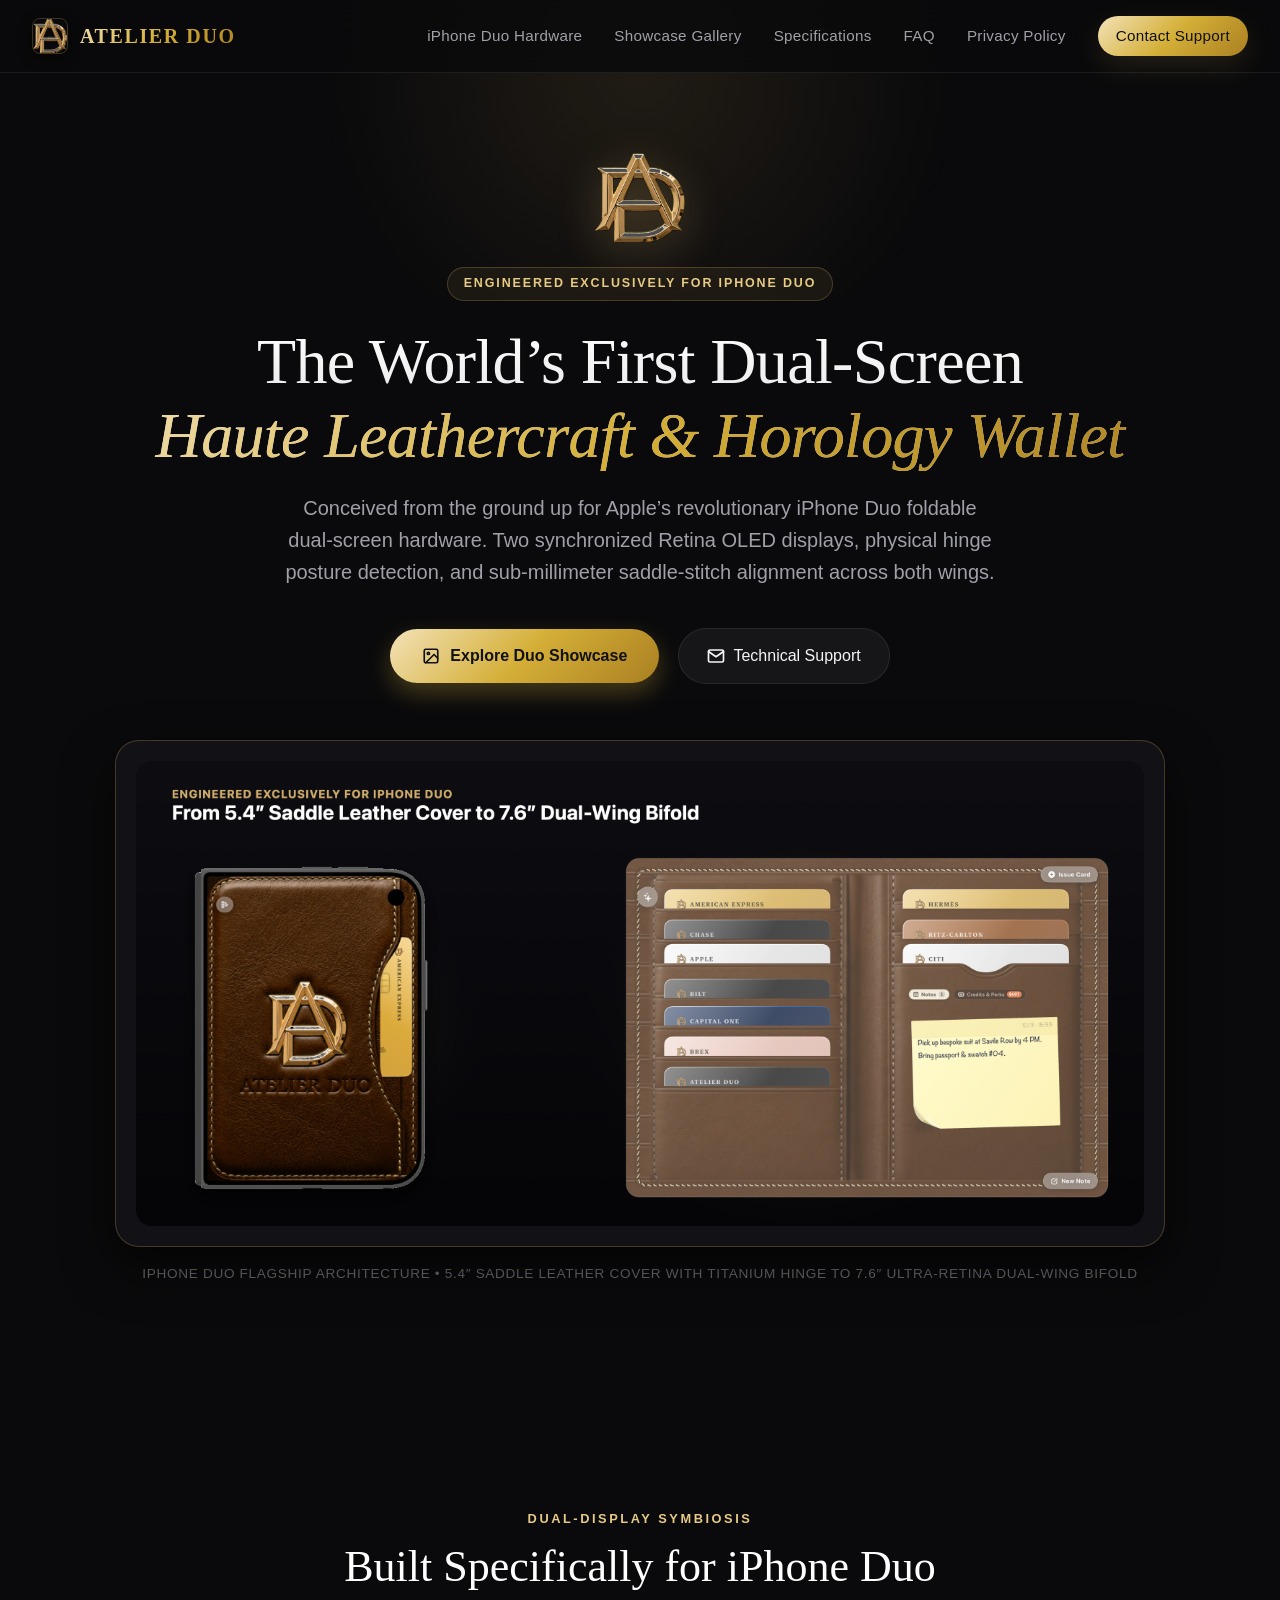
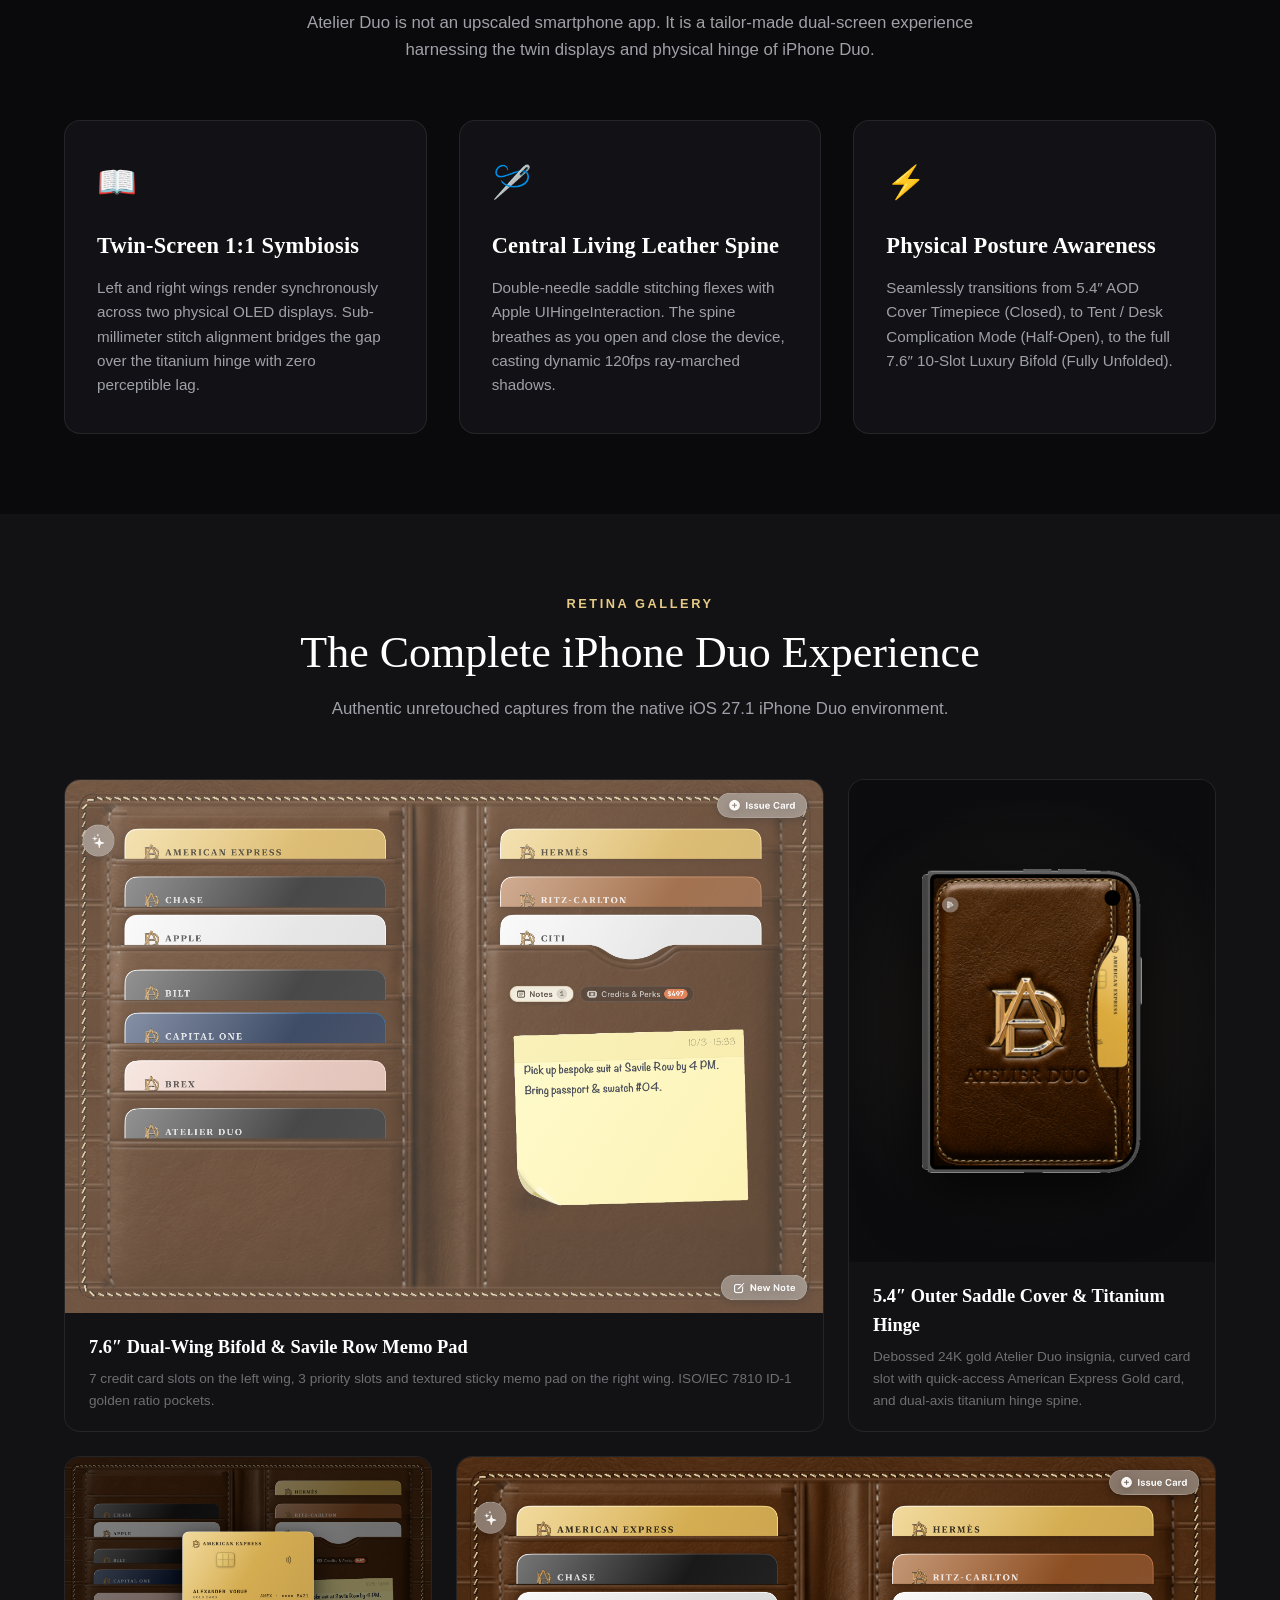
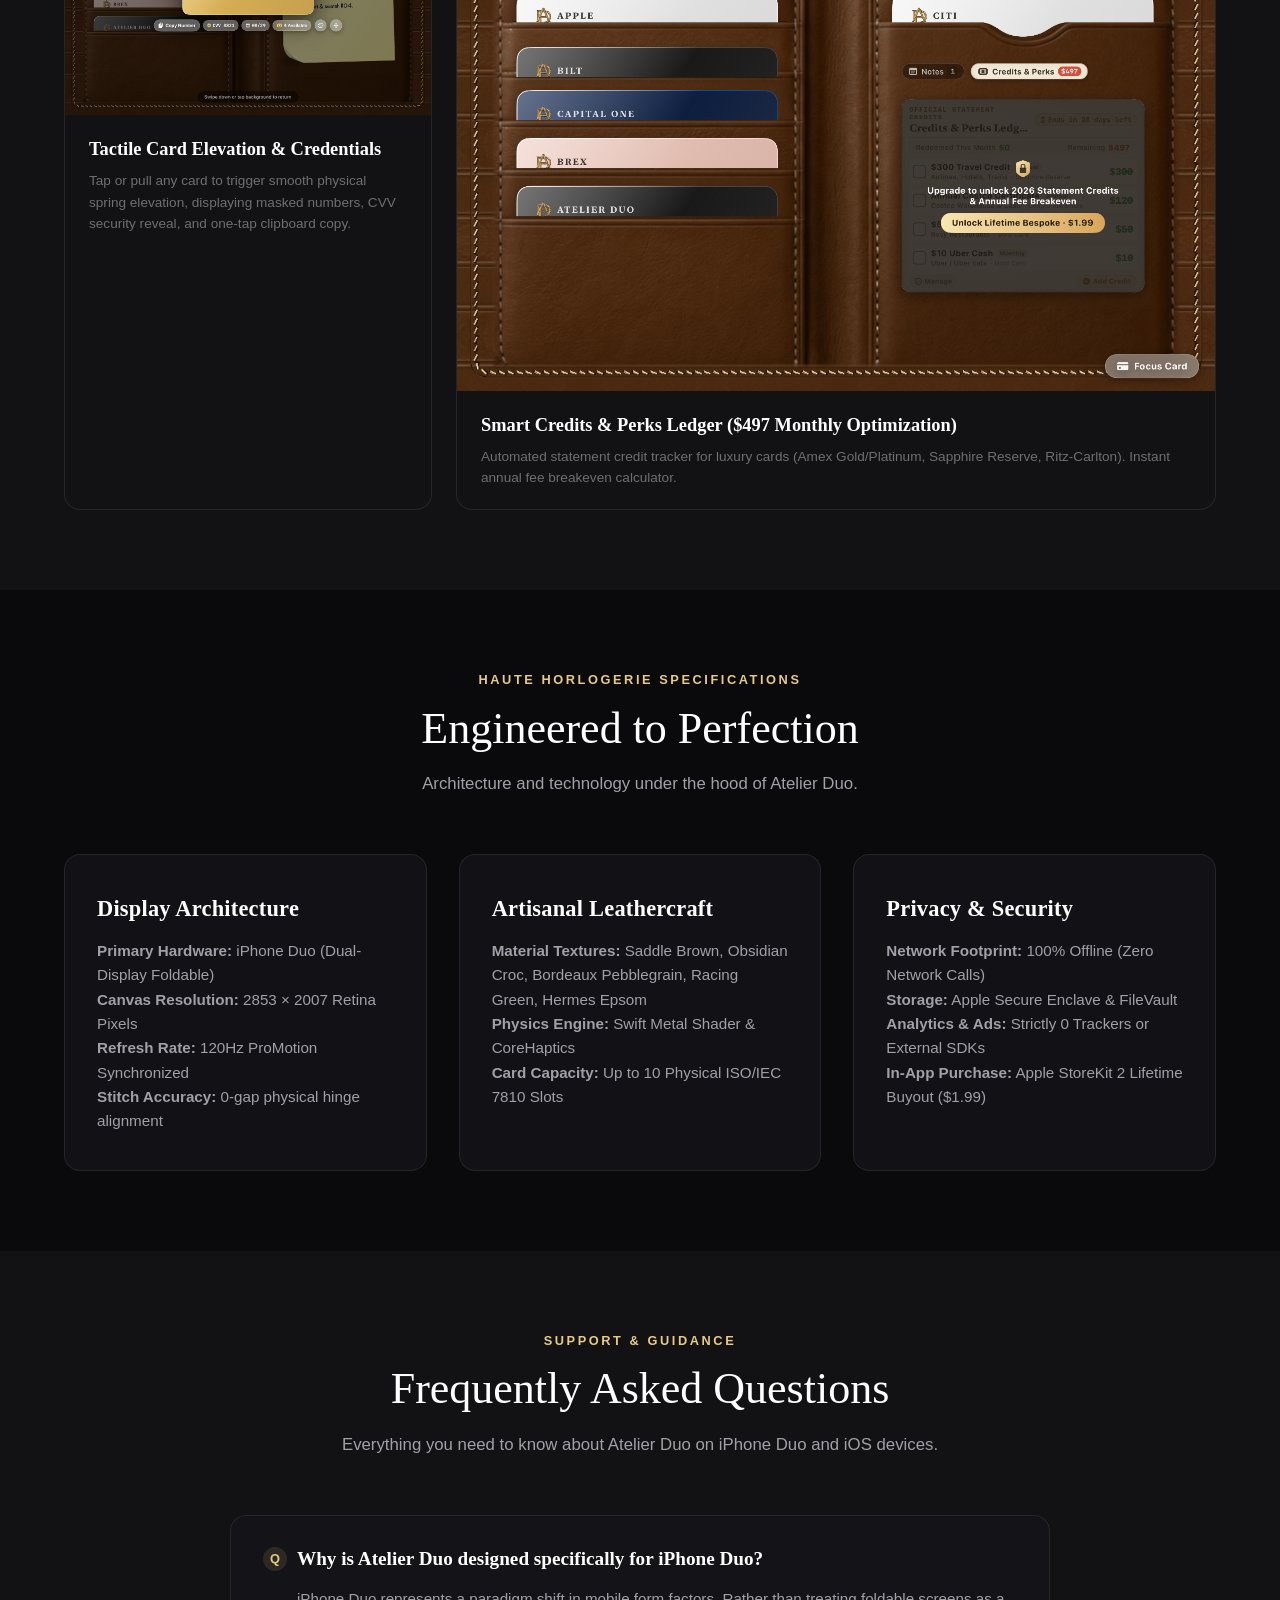
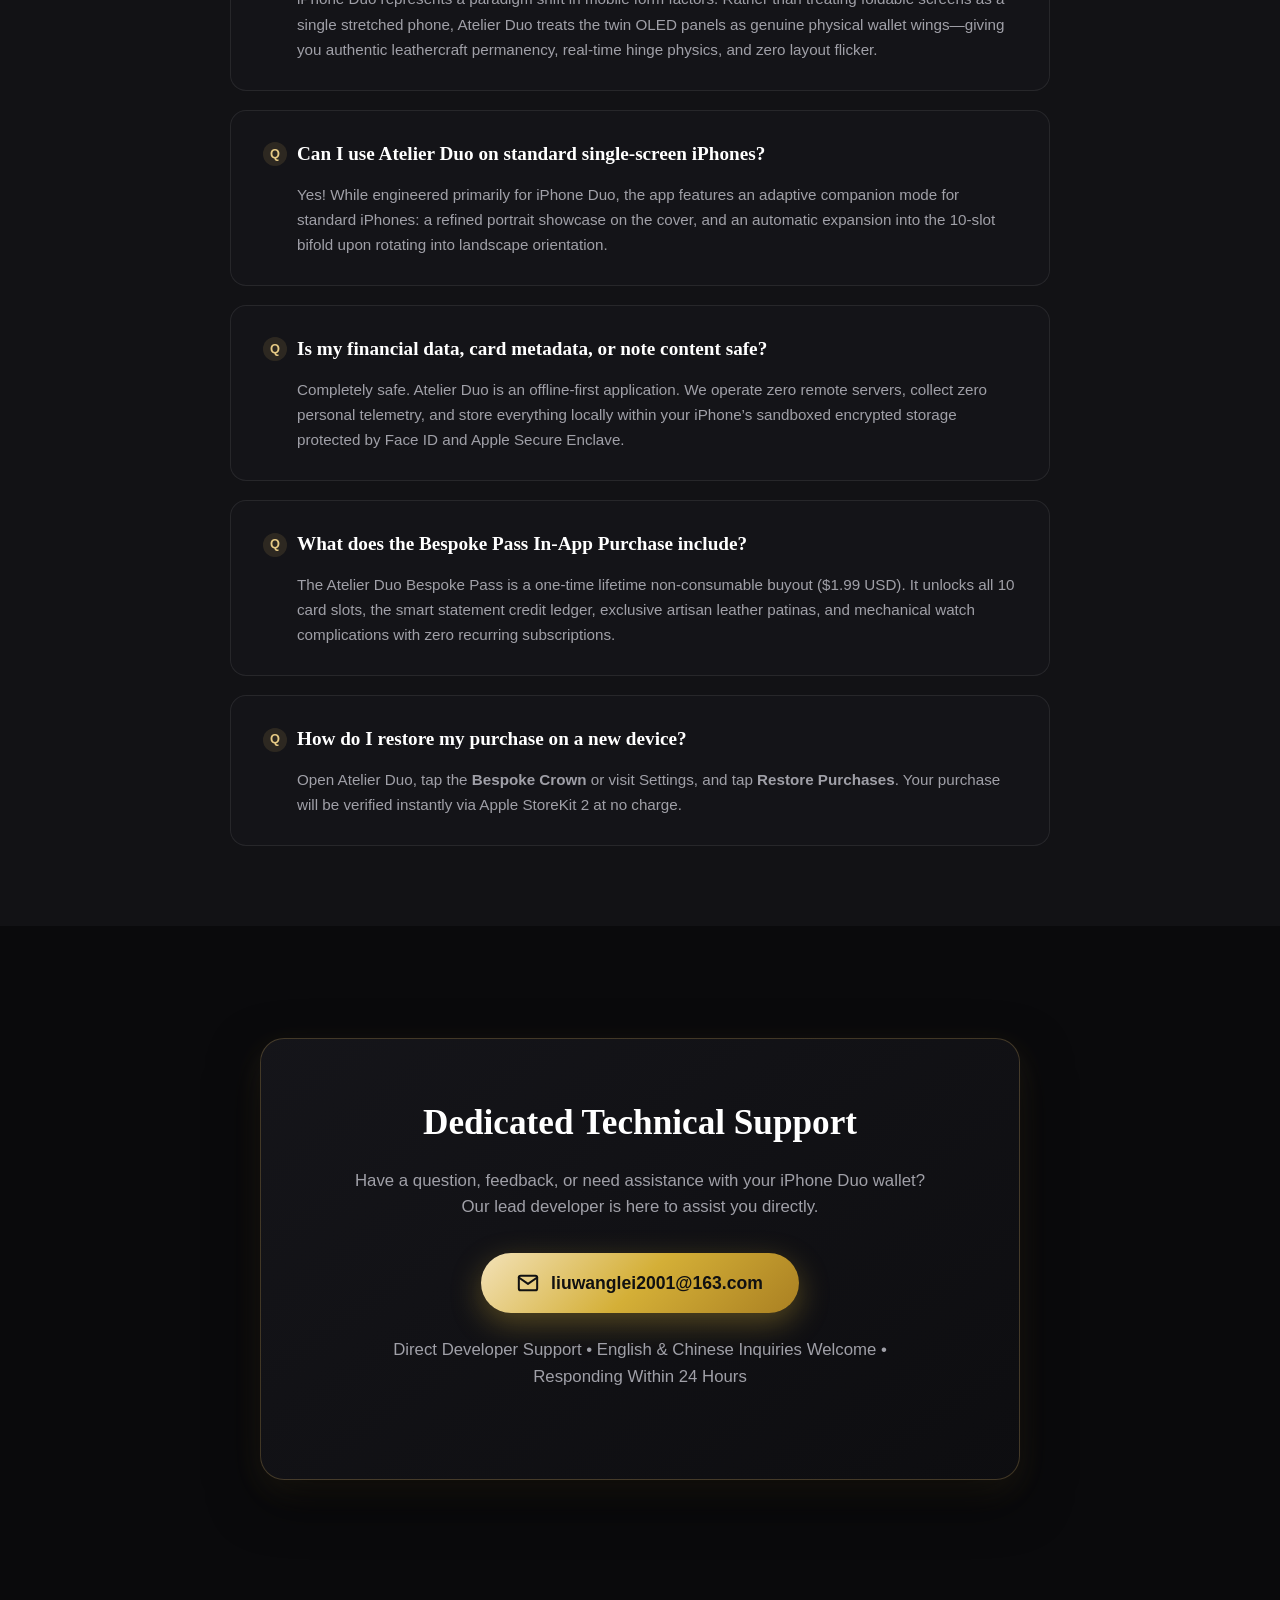
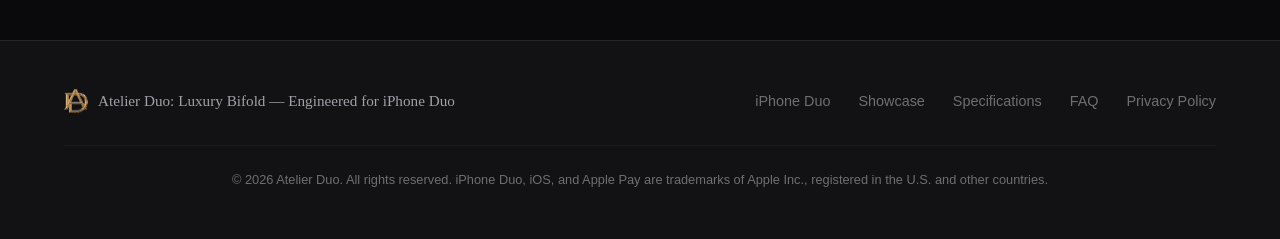
<file: index.html>
<!doctype html>
<html lang="en">
<head>
  <meta charset="utf-8">
  <meta name="viewport" content="width=device-width, initial-scale=1.0">
  <title>Atelier Duo: Luxury Bifold — Engineered for iPhone Duo</title>
  <meta name="description" content="Official showcase and technical support for Atelier Duo: Luxury Bifold. The world's first dual-screen haute horlogerie and digital leathercraft wallet, engineered ground-up for iPhone Duo.">
  <meta property="og:title" content="Atelier Duo: Luxury Bifold — iPhone Duo Flagship">
  <meta property="og:description" content="The world's first dual-screen digital leather wallet with 0-gap physical hinge alignment, engineered exclusively for iPhone Duo.">
  <meta property="og:type" content="website">
  <meta property="og:image" content="./assets/duo_unfolded_overview.png">
  <link rel="icon" type="image/png" href="./assets/atelier_duo_emblem_gold.png">
  <link rel="stylesheet" href="./styles.css">
</head>
<body>

  <!-- Top Navigation -->
  <header class="topbar">
    <a class="brand" href="./index.html" aria-label="Atelier Duo Home">
      <img src="./assets/atelier_duo_emblem_gold.png" alt="Atelier Duo Crest" class="brand-icon">
      <span class="brand-name">Atelier Duo</span>
    </a>
    <nav class="nav">
      <a href="#hardware">iPhone Duo Hardware</a>
      <a href="#gallery">Showcase Gallery</a>
      <a href="#specs">Specifications</a>
      <a href="#faq">FAQ</a>
      <a href="./privacy.html">Privacy Policy</a>
      <a href="#support" class="nav-cta">Contact Support</a>
    </nav>
  </header>

  <main>
    <!-- Hero Section: iPhone Duo Flagship -->
    <section class="hero">
      <div class="container">
        <img src="./assets/atelier_duo_emblem_gold.png" alt="Atelier Duo Crest" class="hero-crest">
        <div class="badge-tag">Engineered Exclusively for iPhone Duo</div>
        <h1>
          The World’s First Dual-Screen
          <span class="gold">Haute Leathercraft & Horology Wallet</span>
        </h1>
        <p class="hero-lead">
          Conceived from the ground up for Apple’s revolutionary iPhone Duo foldable dual-screen hardware. Two synchronized Retina OLED displays, physical hinge posture detection, and sub-millimeter saddle-stitch alignment across both wings.
        </p>
        <div class="hero-actions">
          <a href="#gallery" class="btn-primary">
            <svg width="18" height="18" viewBox="0 0 24 24" fill="none" stroke="currentColor" stroke-width="2.2" stroke-linecap="round" stroke-linejoin="round"><rect x="3" y="3" width="18" height="18" rx="2" ry="2"></rect><circle cx="8.5" cy="8.5" r="1.5"></circle><polyline points="21 15 16 10 5 21"></polyline></svg>
            Explore Duo Showcase
          </a>
          <a href="#support" class="btn-secondary">
            <svg width="18" height="18" viewBox="0 0 24 24" fill="none" stroke="currentColor" stroke-width="2.2" stroke-linecap="round" stroke-linejoin="round"><path d="M4 4h16c1.1 0 2 .9 2 2v12c0 1.1-.9 2-2 2H4c-1.1 0-2-.9-2-2V6c0-1.1.9-2 2-2z"></path><polyline points="22,6 12,13 2,6"></polyline></svg>
            Technical Support
          </a>
        </div>

        <!-- Master Hero Showcase Frame: Flagship Duo Transformation -->
        <div class="showcase-visual">
          <div class="showcase-frame">
            <img src="./assets/duo_flagship_transformation.png" alt="Atelier Duo Flagship: From 5.4 Inch Cover to 7.6 Inch Dual-Wing Bifold on iPhone Duo">
          </div>
          <p class="showcase-caption">
            iPhone Duo Flagship Architecture • 5.4″ Saddle Leather Cover with Titanium Hinge to 7.6″ Ultra-Retina Dual-Wing Bifold
          </p>
        </div>
      </div>
    </section>

    <!-- iPhone Duo Hardware Innovation -->
    <section id="hardware" class="section">
      <div class="container">
        <div class="section-header">
          <p class="section-eyebrow">Dual-Display Symbiosis</p>
          <h2 class="section-title">Built Specifically for iPhone Duo</h2>
          <p class="section-desc">Atelier Duo is not an upscaled smartphone app. It is a tailor-made dual-screen experience harnessing the twin displays and physical hinge of iPhone Duo.</p>
        </div>

        <div class="grid-3">
          <div class="card">
            <div class="card-icon">📖</div>
            <h3>Twin-Screen 1:1 Symbiosis</h3>
            <p>Left and right wings render synchronously across two physical OLED displays. Sub-millimeter stitch alignment bridges the gap over the titanium hinge with zero perceptible lag.</p>
          </div>

          <div class="card">
            <div class="card-icon">🪡</div>
            <h3>Central Living Leather Spine</h3>
            <p>Double-needle saddle stitching flexes with Apple UIHingeInteraction. The spine breathes as you open and close the device, casting dynamic 120fps ray-marched shadows.</p>
          </div>

          <div class="card">
            <div class="card-icon">⚡</div>
            <h3>Physical Posture Awareness</h3>
            <p>Seamlessly transitions from 5.4″ AOD Cover Timepiece (Closed), to Tent / Desk Complication Mode (Half-Open), to the full 7.6″ 10-Slot Luxury Bifold (Fully Unfolded).</p>
          </div>
        </div>
      </div>
    </section>

    <!-- Visual Showcase Gallery: Real iPhone Duo Captures -->
    <section id="gallery" class="section" style="background: var(--bg-secondary);">
      <div class="container">
        <div class="section-header">
          <p class="section-eyebrow">Retina Gallery</p>
          <h2 class="section-title">The Complete iPhone Duo Experience</h2>
          <p class="section-desc">Authentic unretouched captures from the native iOS 27.1 iPhone Duo environment.</p>
        </div>

        <div class="gallery-grid">
          <!-- Item 1: Full Unfolded Bifold -->
          <div class="gallery-item" style="grid-column: span 2;">
            <img src="./assets/duo_unfolded_overview.png" alt="10-Slot Dual-Wing Bifold & Memo Pad">
            <div class="gallery-item-info">
              <h4 class="gallery-item-title">7.6″ Dual-Wing Bifold & Savile Row Memo Pad</h4>
              <p class="gallery-item-desc">7 credit card slots on the left wing, 3 priority slots and textured sticky memo pad on the right wing. ISO/IEC 7810 ID-1 golden ratio pockets.</p>
            </div>
          </div>

          <!-- Item 2: Folded Outer Cover -->
          <div class="gallery-item cover-device-card">
            <div class="cover-img-wrapper">
              <img src="./assets/duo_folded_cover.png" alt="iPhone Duo 5.4 Inch Folded Device with Titanium Hinge">
            </div>
            <div class="gallery-item-info">
              <h4 class="gallery-item-title">5.4″ Outer Saddle Cover & Titanium Hinge</h4>
              <p class="gallery-item-desc">Debossed 24K gold Atelier Duo insignia, curved card slot with quick-access American Express Gold card, and dual-axis titanium hinge spine.</p>
            </div>
          </div>

          <!-- Item 3: Card Inspection Elevation -->
          <div class="gallery-item">
            <img src="./assets/duo_unfolded_card_pull.png" alt="Haptic Card Pull & Elevation on iPhone Duo">
            <div class="gallery-item-info">
              <h4 class="gallery-item-title">Tactile Card Elevation & Credentials</h4>
              <p class="gallery-item-desc">Tap or pull any card to trigger smooth physical spring elevation, displaying masked numbers, CVV security reveal, and one-tap clipboard copy.</p>
            </div>
          </div>

          <!-- Item 4: Perks & Statement Credit Ledger -->
          <div class="gallery-item" style="grid-column: span 2;">
            <img src="./assets/duo_unfolded_perks.png" alt="Credits & Perks Ledger on iPhone Duo Right Wing">
            <div class="gallery-item-info">
              <h4 class="gallery-item-title">Smart Credits & Perks Ledger ($497 Monthly Optimization)</h4>
              <p class="gallery-item-desc">Automated statement credit tracker for luxury cards (Amex Gold/Platinum, Sapphire Reserve, Ritz-Carlton). Instant annual fee breakeven calculator.</p>
            </div>
          </div>
        </div>
      </div>
    </section>

    <!-- Hardware & Software Specifications -->
    <section id="specs" class="section">
      <div class="container">
        <div class="section-header">
          <p class="section-eyebrow">Haute Horlogerie Specifications</p>
          <h2 class="section-title">Engineered to Perfection</h2>
          <p class="section-desc">Architecture and technology under the hood of Atelier Duo.</p>
        </div>

        <div class="grid-3">
          <div class="card">
            <h3>Display Architecture</h3>
            <p><strong>Primary Hardware:</strong> iPhone Duo (Dual-Display Foldable)<br>
            <strong>Canvas Resolution:</strong> 2853 × 2007 Retina Pixels<br>
            <strong>Refresh Rate:</strong> 120Hz ProMotion Synchronized<br>
            <strong>Stitch Accuracy:</strong> 0-gap physical hinge alignment</p>
          </div>

          <div class="card">
            <h3>Artisanal Leathercraft</h3>
            <p><strong>Material Textures:</strong> Saddle Brown, Obsidian Croc, Bordeaux Pebblegrain, Racing Green, Hermes Epsom<br>
            <strong>Physics Engine:</strong> Swift Metal Shader & CoreHaptics<br>
            <strong>Card Capacity:</strong> Up to 10 Physical ISO/IEC 7810 Slots</p>
          </div>

          <div class="card">
            <h3>Privacy & Security</h3>
            <p><strong>Network Footprint:</strong> 100% Offline (Zero Network Calls)<br>
            <strong>Storage:</strong> Apple Secure Enclave & FileVault<br>
            <strong>Analytics & Ads:</strong> Strictly 0 Trackers or External SDKs<br>
            <strong>In-App Purchase:</strong> Apple StoreKit 2 Lifetime Buyout ($1.99)</p>
          </div>
        </div>
      </div>
    </section>

    <!-- Frequently Asked Questions -->
    <section id="faq" class="section" style="background: var(--bg-secondary);">
      <div class="container">
        <div class="section-header">
          <p class="section-eyebrow">Support & Guidance</p>
          <h2 class="section-title">Frequently Asked Questions</h2>
          <p class="section-desc">Everything you need to know about Atelier Duo on iPhone Duo and iOS devices.</p>
        </div>

        <div class="faq-list">
          <div class="faq-item">
            <h3 class="faq-question">Why is Atelier Duo designed specifically for iPhone Duo?</h3>
            <p class="faq-answer">iPhone Duo represents a paradigm shift in mobile form factors. Rather than treating foldable screens as a single stretched phone, Atelier Duo treats the twin OLED panels as genuine physical wallet wings—giving you authentic leathercraft permanency, real-time hinge physics, and zero layout flicker.</p>
          </div>

          <div class="faq-item">
            <h3 class="faq-question">Can I use Atelier Duo on standard single-screen iPhones?</h3>
            <p class="faq-answer">Yes! While engineered primarily for iPhone Duo, the app features an adaptive companion mode for standard iPhones: a refined portrait showcase on the cover, and an automatic expansion into the 10-slot bifold upon rotating into landscape orientation.</p>
          </div>

          <div class="faq-item">
            <h3 class="faq-question">Is my financial data, card metadata, or note content safe?</h3>
            <p class="faq-answer">Completely safe. Atelier Duo is an offline-first application. We operate zero remote servers, collect zero personal telemetry, and store everything locally within your iPhone’s sandboxed encrypted storage protected by Face ID and Apple Secure Enclave.</p>
          </div>

          <div class="faq-item">
            <h3 class="faq-question">What does the Bespoke Pass In-App Purchase include?</h3>
            <p class="faq-answer">The Atelier Duo Bespoke Pass is a one-time lifetime non-consumable buyout ($1.99 USD). It unlocks all 10 card slots, the smart statement credit ledger, exclusive artisan leather patinas, and mechanical watch complications with zero recurring subscriptions.</p>
          </div>

          <div class="faq-item">
            <h3 class="faq-question">How do I restore my purchase on a new device?</h3>
            <p class="faq-answer">Open Atelier Duo, tap the <strong>Bespoke Crown</strong> or visit Settings, and tap <strong>Restore Purchases</strong>. Your purchase will be verified instantly via Apple StoreKit 2 at no charge.</p>
          </div>
        </div>
      </div>
    </section>

    <!-- Technical Support Contact Section -->
    <section id="support" class="section">
      <div class="container">
        <div class="support-box">
          <h2>Dedicated Technical Support</h2>
          <p>
            Have a question, feedback, or need assistance with your iPhone Duo wallet? Our lead developer is here to assist you directly.
          </p>
          <a href="mailto:liuwanglei2001@163.com?subject=Atelier%20Duo%20Support%20Request" class="contact-email-btn">
            <svg width="22" height="22" viewBox="0 0 24 24" fill="none" stroke="currentColor" stroke-width="2.2" stroke-linecap="round" stroke-linejoin="round"><path d="M4 4h16c1.1 0 2 .9 2 2v12c0 1.1-.9 2-2 2H4c-1.1 0-2-.9-2-2V6c0-1.1.9-2 2-2z"></path><polyline points="22,6 12,13 2,6"></polyline></svg>
            liuwanglei2001@163.com
          </a>
          <p class="contact-notes">
            Direct Developer Support • English & Chinese Inquiries Welcome • Responding Within 24 Hours
          </p>
        </div>
      </div>
    </section>
  </main>

  <!-- Footer -->
  <footer>
    <div class="container">
      <div class="footer-content">
        <div class="footer-brand">
          <img src="./assets/atelier_duo_emblem_gold.png" alt="Emblem" style="width: 24px; height: 24px;">
          <span>Atelier Duo: Luxury Bifold — Engineered for iPhone Duo</span>
        </div>
        <div class="footer-links">
          <a href="#hardware">iPhone Duo</a>
          <a href="#gallery">Showcase</a>
          <a href="#specs">Specifications</a>
          <a href="#faq">FAQ</a>
          <a href="./privacy.html">Privacy Policy</a>
        </div>
      </div>
      <div class="footer-copy">
        <p>&copy; 2026 Atelier Duo. All rights reserved. iPhone Duo, iOS, and Apple Pay are trademarks of Apple Inc., registered in the U.S. and other countries.</p>
      </div>
    </div>
  </footer>

</body>
</html>
</file>
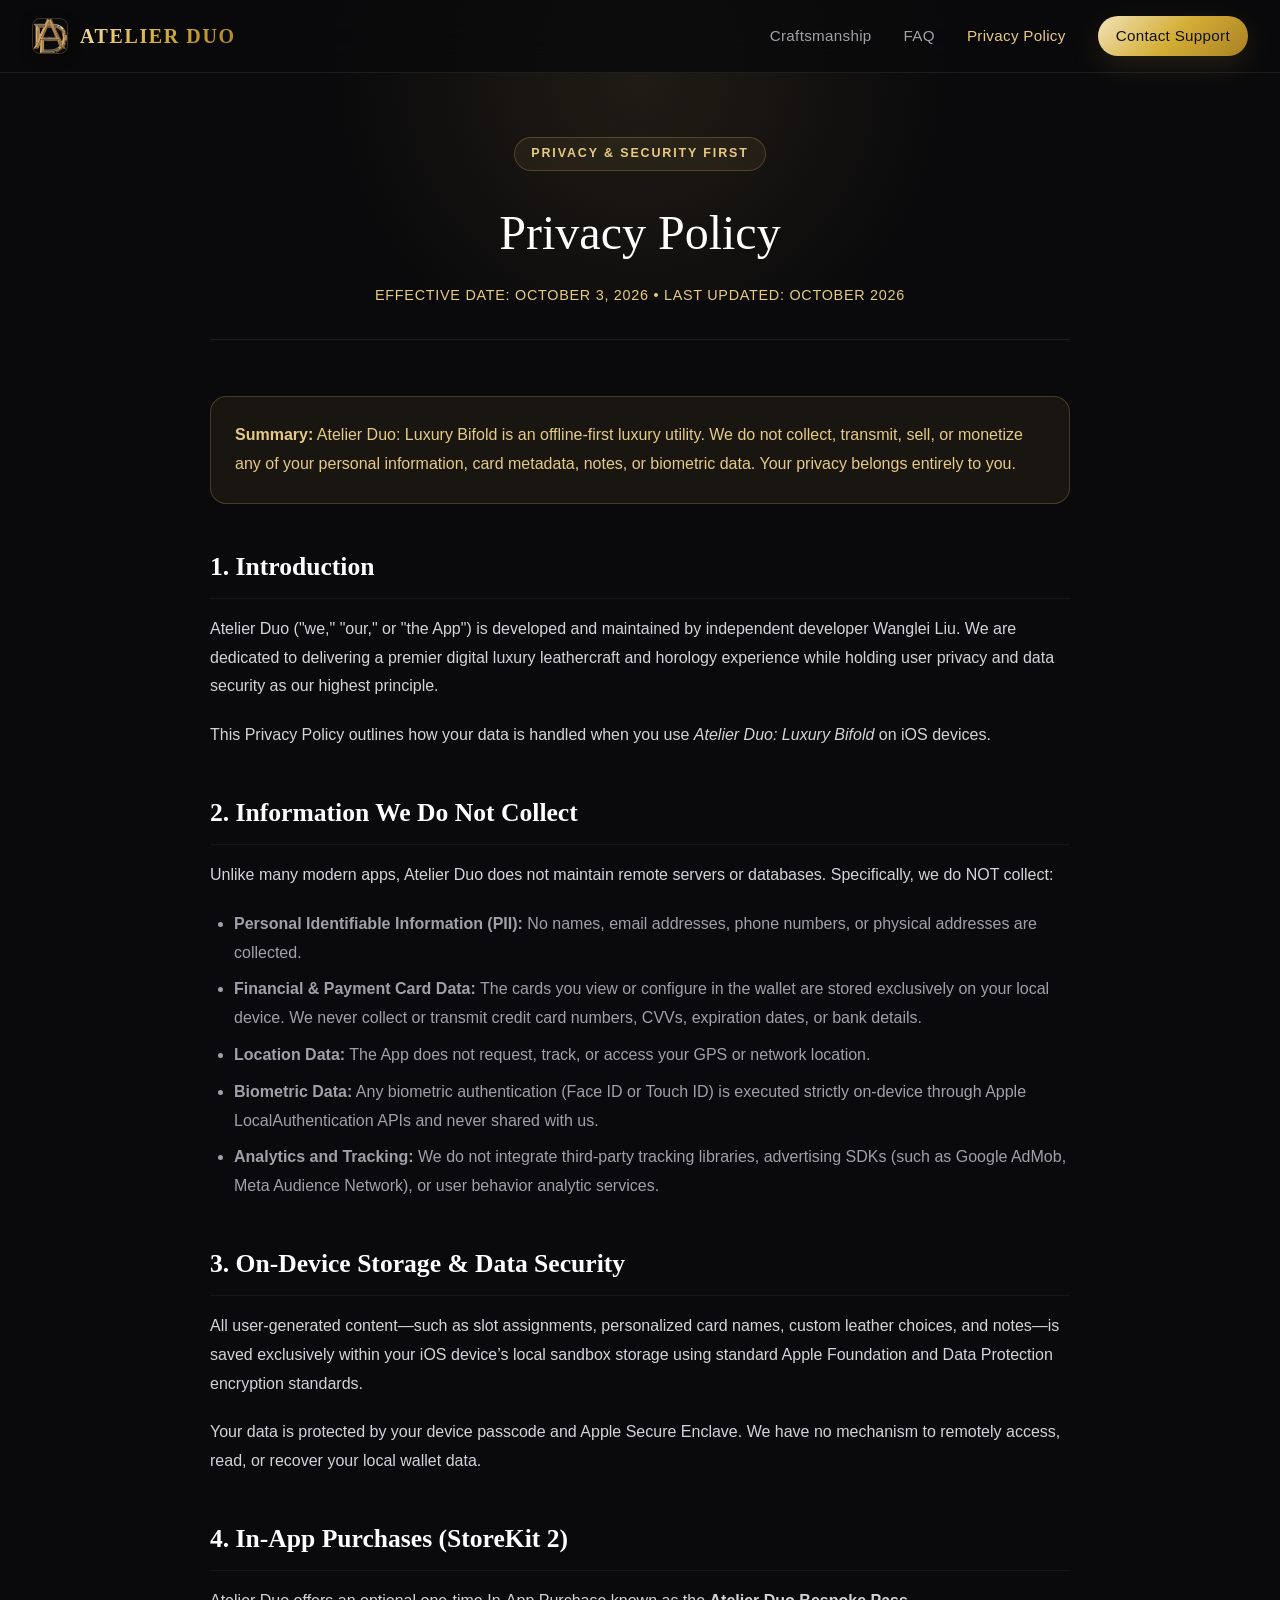
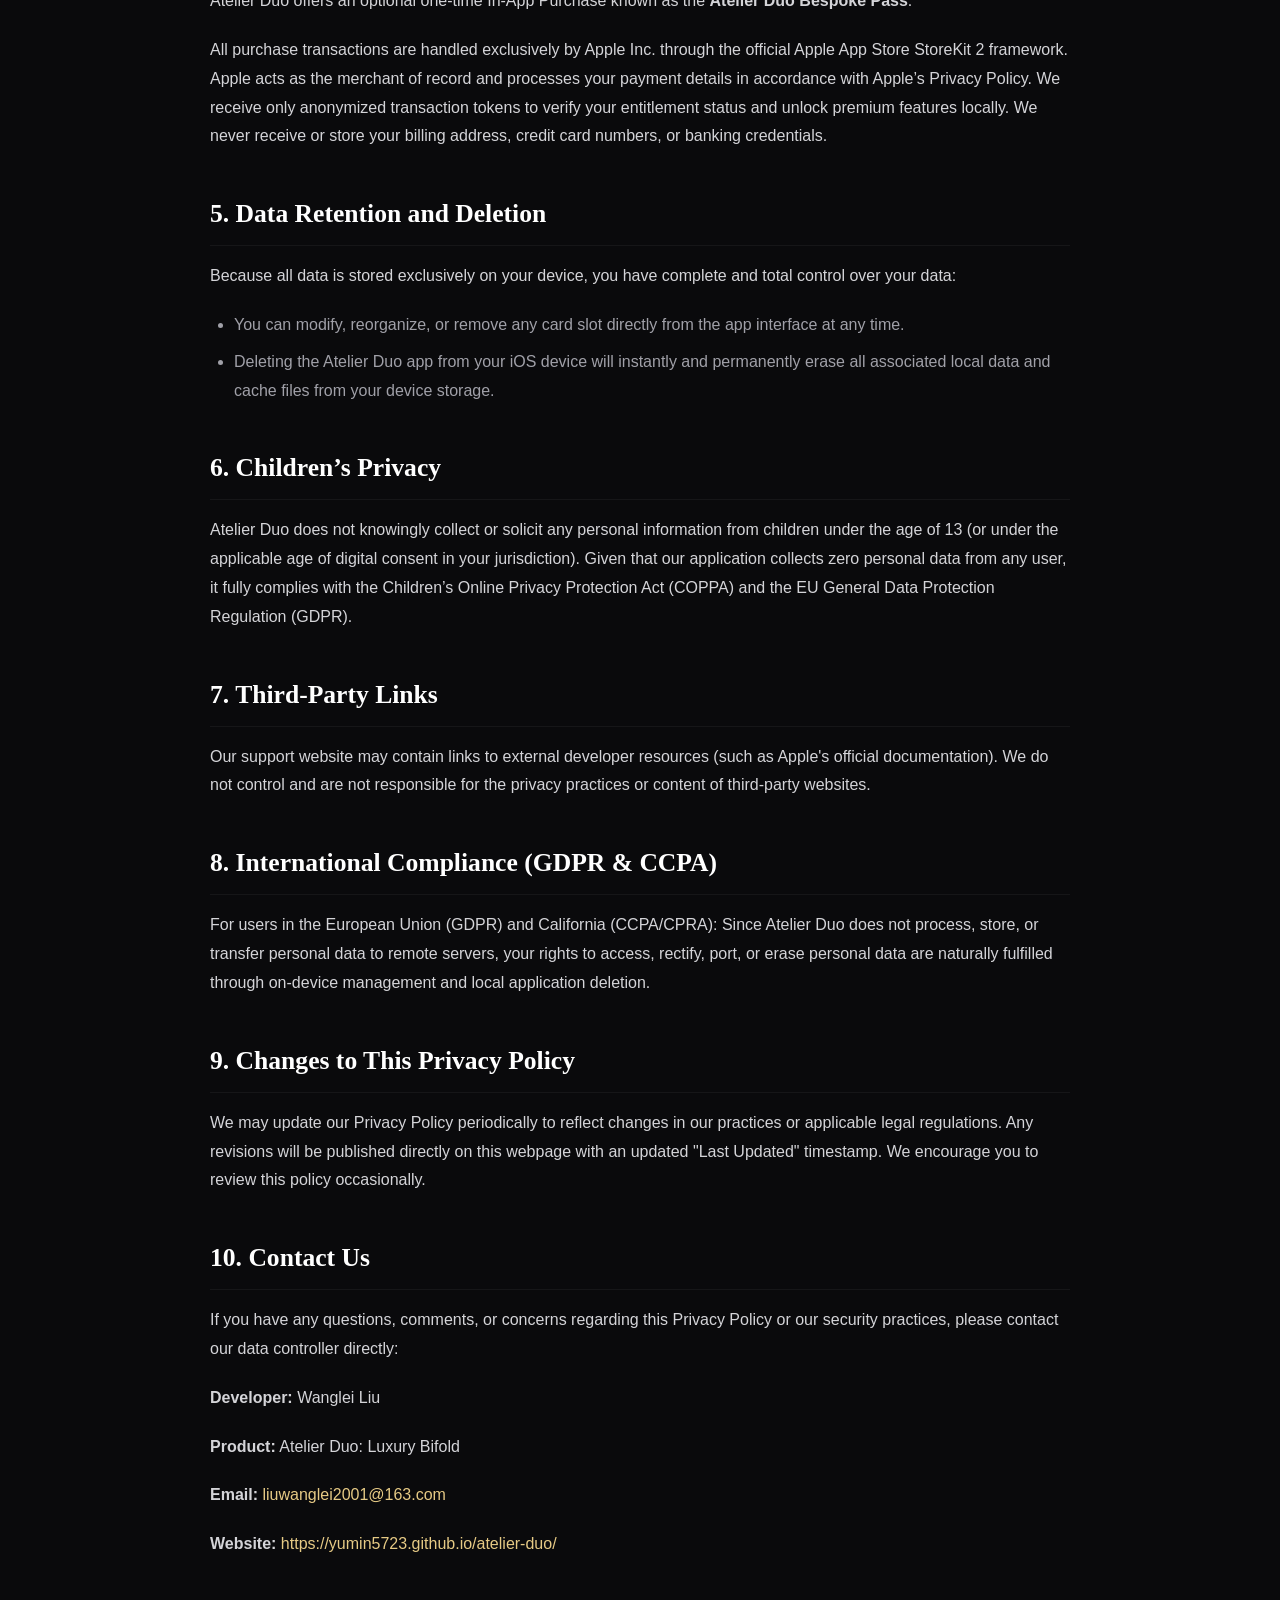
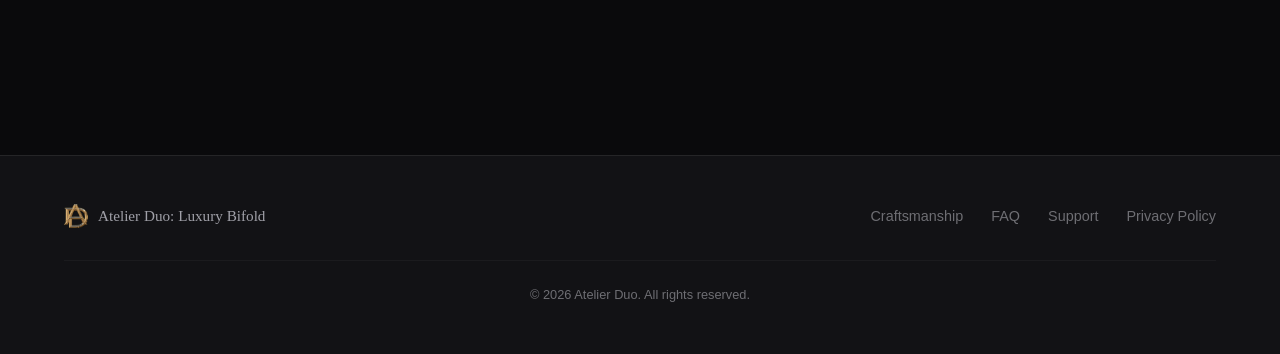
<file: privacy.html>
<!doctype html>
<html lang="en">
<head>
  <meta charset="utf-8">
  <meta name="viewport" content="width=device-width, initial-scale=1.0">
  <title>Privacy Policy — Atelier Duo: Luxury Bifold</title>
  <meta name="description" content="Privacy Policy for Atelier Duo: Luxury Bifold. Learn how we prioritize zero-data collection and complete on-device privacy.">
  <link rel="icon" type="image/png" href="./assets/atelier_duo_emblem_gold.png">
  <link rel="stylesheet" href="./styles.css">
</head>
<body>

  <!-- Top Navigation -->
  <header class="topbar">
    <a class="brand" href="./index.html" aria-label="Atelier Duo Home">
      <img src="./assets/atelier_duo_emblem_gold.png" alt="Atelier Duo Crest" class="brand-icon">
      <span class="brand-name">Atelier Duo</span>
    </a>
    <nav class="nav">
      <a href="./index.html#features">Craftsmanship</a>
      <a href="./index.html#faq">FAQ</a>
      <a href="./privacy.html" class="active">Privacy Policy</a>
      <a href="./index.html#support" class="nav-cta">Contact Support</a>
    </nav>
  </header>

  <main class="container privacy-page">
    <div class="privacy-header">
      <div class="badge-tag">Privacy & Security First</div>
      <h1>Privacy Policy</h1>
      <p class="privacy-meta">Effective Date: October 3, 2026 • Last Updated: October 2026</p>
    </div>

    <article class="privacy-body">
      <div class="privacy-highlight-box">
        <p>
          <strong>Summary:</strong> Atelier Duo: Luxury Bifold is an offline-first luxury utility. We do not collect, transmit, sell, or monetize any of your personal information, card metadata, notes, or biometric data. Your privacy belongs entirely to you.
        </p>
      </div>

      <h2>1. Introduction</h2>
      <p>
        Atelier Duo ("we," "our," or "the App") is developed and maintained by independent developer Wanglei Liu. We are dedicated to delivering a premier digital luxury leathercraft and horology experience while holding user privacy and data security as our highest principle.
      </p>
      <p>
        This Privacy Policy outlines how your data is handled when you use <em>Atelier Duo: Luxury Bifold</em> on iOS devices.
      </p>

      <h2>2. Information We Do Not Collect</h2>
      <p>
        Unlike many modern apps, Atelier Duo does not maintain remote servers or databases. Specifically, we do NOT collect:
      </p>
      <ul>
        <li><strong>Personal Identifiable Information (PII):</strong> No names, email addresses, phone numbers, or physical addresses are collected.</li>
        <li><strong>Financial & Payment Card Data:</strong> The cards you view or configure in the wallet are stored exclusively on your local device. We never collect or transmit credit card numbers, CVVs, expiration dates, or bank details.</li>
        <li><strong>Location Data:</strong> The App does not request, track, or access your GPS or network location.</li>
        <li><strong>Biometric Data:</strong> Any biometric authentication (Face ID or Touch ID) is executed strictly on-device through Apple LocalAuthentication APIs and never shared with us.</li>
        <li><strong>Analytics and Tracking:</strong> We do not integrate third-party tracking libraries, advertising SDKs (such as Google AdMob, Meta Audience Network), or user behavior analytic services.</li>
      </ul>

      <h2>3. On-Device Storage & Data Security</h2>
      <p>
        All user-generated content—such as slot assignments, personalized card names, custom leather choices, and notes—is saved exclusively within your iOS device’s local sandbox storage using standard Apple Foundation and Data Protection encryption standards.
      </p>
      <p>
        Your data is protected by your device passcode and Apple Secure Enclave. We have no mechanism to remotely access, read, or recover your local wallet data.
      </p>

      <h2>4. In-App Purchases (StoreKit 2)</h2>
      <p>
        Atelier Duo offers an optional one-time In-App Purchase known as the <strong>Atelier Duo Bespoke Pass</strong>.
      </p>
      <p>
        All purchase transactions are handled exclusively by Apple Inc. through the official Apple App Store StoreKit 2 framework. Apple acts as the merchant of record and processes your payment details in accordance with Apple’s Privacy Policy. We receive only anonymized transaction tokens to verify your entitlement status and unlock premium features locally. We never receive or store your billing address, credit card numbers, or banking credentials.
      </p>

      <h2>5. Data Retention and Deletion</h2>
      <p>
        Because all data is stored exclusively on your device, you have complete and total control over your data:
      </p>
      <ul>
        <li>You can modify, reorganize, or remove any card slot directly from the app interface at any time.</li>
        <li>Deleting the Atelier Duo app from your iOS device will instantly and permanently erase all associated local data and cache files from your device storage.</li>
      </ul>

      <h2>6. Children’s Privacy</h2>
      <p>
        Atelier Duo does not knowingly collect or solicit any personal information from children under the age of 13 (or under the applicable age of digital consent in your jurisdiction). Given that our application collects zero personal data from any user, it fully complies with the Children’s Online Privacy Protection Act (COPPA) and the EU General Data Protection Regulation (GDPR).
      </p>

      <h2>7. Third-Party Links</h2>
      <p>
        Our support website may contain links to external developer resources (such as Apple's official documentation). We do not control and are not responsible for the privacy practices or content of third-party websites.
      </p>

      <h2>8. International Compliance (GDPR & CCPA)</h2>
      <p>
        For users in the European Union (GDPR) and California (CCPA/CPRA): Since Atelier Duo does not process, store, or transfer personal data to remote servers, your rights to access, rectify, port, or erase personal data are naturally fulfilled through on-device management and local application deletion.
      </p>

      <h2>9. Changes to This Privacy Policy</h2>
      <p>
        We may update our Privacy Policy periodically to reflect changes in our practices or applicable legal regulations. Any revisions will be published directly on this webpage with an updated "Last Updated" timestamp. We encourage you to review this policy occasionally.
      </p>

      <h2>10. Contact Us</h2>
      <p>
        If you have any questions, comments, or concerns regarding this Privacy Policy or our security practices, please contact our data controller directly:
      </p>
      <div style="margin-top: 1rem;">
        <p><strong>Developer:</strong> Wanglei Liu</p>
        <p><strong>Product:</strong> Atelier Duo: Luxury Bifold</p>
        <p><strong>Email:</strong> <a href="mailto:liuwanglei2001@163.com">liuwanglei2001@163.com</a></p>
        <p><strong>Website:</strong> <a href="https://yumin5723.github.io/atelier-duo/">https://yumin5723.github.io/atelier-duo/</a></p>
      </div>
    </article>
  </main>

  <!-- Footer -->
  <footer>
    <div class="container">
      <div class="footer-content">
        <div class="footer-brand">
          <img src="./assets/atelier_duo_emblem_gold.png" alt="Emblem" style="width: 24px; height: 24px;">
          <span>Atelier Duo: Luxury Bifold</span>
        </div>
        <div class="footer-links">
          <a href="./index.html#features">Craftsmanship</a>
          <a href="./index.html#faq">FAQ</a>
          <a href="./index.html#support">Support</a>
          <a href="./privacy.html">Privacy Policy</a>
        </div>
      </div>
      <div class="footer-copy">
        <p>&copy; 2026 Atelier Duo. All rights reserved.</p>
      </div>
    </div>
  </footer>

</body>
</html>
</file>
<file: styles.css>
/* Atelier Duo: Luxury Bifold — Official Style System */
:root {
  --bg-primary: #0A0A0C;
  --bg-secondary: #121215;
  --bg-card: rgba(22, 22, 26, 0.75);
  --bg-card-hover: rgba(28, 28, 33, 0.9);
  --border-subtle: rgba(255, 255, 255, 0.08);
  --border-gold: rgba(197, 160, 89, 0.28);
  --border-gold-glow: rgba(230, 202, 133, 0.45);
  --gold-primary: #C5A059;
  --gold-light: #E6CA85;
  --gold-dark: #8F6B32;
  --gold-gradient: linear-gradient(135deg, #F3E2B8 0%, #D4AF37 50%, #AA8022 100%);
  --text-primary: #F5F5F7;
  --text-secondary: #A0A0A8;
  --text-muted: #6E6E73;
  --font-serif: "New York", "Didot", "Bodoni MT", "Cinzel", Georgia, serif;
  --font-sans: -apple-system, BlinkMacSystemFont, "SF Pro Display", "SF Pro Text", "Helvetica Neue", sans-serif;
  --shadow-luxury: 0 20px 50px rgba(0, 0, 0, 0.6);
  --shadow-gold: 0 10px 30px rgba(197, 160, 89, 0.15);
  --radius-sm: 8px;
  --radius-md: 16px;
  --radius-lg: 24px;
}

* {
  margin: 0;
  padding: 0;
  box-sizing: border-box;
}

html {
  scroll-behavior: smooth;
}

body {
  background-color: var(--bg-primary);
  color: var(--text-primary);
  font-family: var(--font-sans);
  font-size: 16px;
  line-height: 1.6;
  -webkit-font-smoothing: antialiased;
  -moz-osx-font-smoothing: grayscale;
  overflow-x: hidden;
  position: relative;
}

/* Background Atmosphere Glows */
body::before {
  content: "";
  position: fixed;
  top: -150px;
  left: 50%;
  transform: translateX(-50%);
  width: 800px;
  height: 450px;
  background: radial-gradient(circle, rgba(197, 160, 89, 0.12) 0%, rgba(10, 10, 12, 0) 70%);
  pointer-events: none;
  z-index: 0;
}

a {
  color: var(--gold-light);
  text-decoration: none;
  transition: all 0.25s ease;
}

a:hover {
  color: #FFF;
}

/* Top Navigation Bar */
.topbar {
  position: sticky;
  top: 0;
  z-index: 100;
  display: flex;
  align-items: center;
  justify-content: space-between;
  padding: 1rem 2rem;
  background: rgba(10, 10, 12, 0.82);
  backdrop-filter: blur(20px);
  -webkit-backdrop-filter: blur(20px);
  border-bottom: 1px solid var(--border-subtle);
}

.brand {
  display: flex;
  align-items: center;
  gap: 12px;
  text-decoration: none;
}

.brand-icon {
  width: 36px;
  height: 36px;
  border-radius: 8px;
  object-fit: cover;
  box-shadow: 0 4px 12px rgba(0, 0, 0, 0.5);
  border: 1px solid var(--border-gold);
}

.brand-name {
  font-family: var(--font-serif);
  font-size: 1.25rem;
  font-weight: 600;
  letter-spacing: 0.08em;
  background: var(--gold-gradient);
  -webkit-background-clip: text;
  -webkit-text-fill-color: transparent;
  text-transform: uppercase;
}

.nav {
  display: flex;
  align-items: center;
  gap: 2rem;
}

.nav a {
  color: var(--text-secondary);
  font-size: 0.95rem;
  font-weight: 500;
  letter-spacing: 0.02em;
}

.nav a:hover, .nav a.active {
  color: var(--gold-light);
}

.nav-cta {
  padding: 8px 18px;
  border-radius: 30px;
  background: var(--gold-gradient);
  color: #111 !important;
  font-weight: 600;
  font-size: 0.9rem;
  letter-spacing: 0.03em;
  box-shadow: var(--shadow-gold);
  transition: transform 0.2s ease, box-shadow 0.2s ease;
}

.nav-cta:hover {
  transform: translateY(-1px);
  box-shadow: 0 6px 20px rgba(212, 175, 55, 0.35);
}

/* Layout Containers */
.container {
  max-width: 1200px;
  margin: 0 auto;
  padding: 0 1.5rem;
  position: relative;
  z-index: 1;
}

/* Hero Section */
.hero {
  padding: 5rem 0 4rem;
  text-align: center;
  position: relative;
}

.hero-crest {
  width: 90px;
  height: 90px;
  margin: 0 auto 1.5rem;
  display: block;
  filter: drop-shadow(0 10px 20px rgba(197, 160, 89, 0.3));
  animation: crest-float 6s ease-in-out infinite;
}

@keyframes crest-float {
  0%, 100% { transform: translateY(0); }
  50% { transform: translateY(-6px); }
}

.badge-tag {
  display: inline-block;
  padding: 6px 16px;
  font-size: 0.78rem;
  font-weight: 600;
  letter-spacing: 0.15em;
  text-transform: uppercase;
  color: var(--gold-light);
  border: 1px solid var(--border-gold);
  border-radius: 20px;
  background: rgba(197, 160, 89, 0.08);
  margin-bottom: 1.5rem;
}

.hero h1 {
  font-family: var(--font-serif);
  font-size: clamp(2.5rem, 5vw, 4.2rem);
  font-weight: 500;
  line-height: 1.15;
  letter-spacing: -0.01em;
  margin-bottom: 1.25rem;
  background: linear-gradient(180deg, #FFFFFF 0%, #D4D4D8 100%);
  -webkit-background-clip: text;
  -webkit-text-fill-color: transparent;
}

.hero h1 span.gold {
  background: var(--gold-gradient);
  -webkit-background-clip: text;
  -webkit-text-fill-color: transparent;
  display: block;
  font-style: italic;
  font-family: var(--font-serif);
}

.hero-lead {
  font-size: clamp(1.05rem, 2vw, 1.25rem);
  color: var(--text-secondary);
  max-width: 720px;
  margin: 0 auto 2.5rem;
  line-height: 1.6;
}

.hero-actions {
  display: flex;
  justify-content: center;
  align-items: center;
  gap: 1.2rem;
  flex-wrap: wrap;
}

.btn-primary {
  display: inline-flex;
  align-items: center;
  gap: 10px;
  background: var(--gold-gradient);
  color: #111;
  font-weight: 600;
  padding: 14px 32px;
  border-radius: 40px;
  font-size: 1rem;
  box-shadow: 0 10px 25px rgba(212, 175, 55, 0.3);
  transition: all 0.25s ease;
}

.btn-primary:hover {
  transform: translateY(-2px);
  box-shadow: 0 14px 35px rgba(212, 175, 55, 0.45);
  color: #000;
}

.btn-secondary {
  display: inline-flex;
  align-items: center;
  gap: 8px;
  background: rgba(255, 255, 255, 0.05);
  color: var(--text-primary);
  font-weight: 500;
  padding: 14px 28px;
  border-radius: 40px;
  font-size: 1rem;
  border: 1px solid var(--border-subtle);
  transition: all 0.25s ease;
}

.btn-secondary:hover {
  background: rgba(255, 255, 255, 0.1);
  border-color: var(--border-gold);
  color: var(--gold-light);
}

/* Showcase Visual Banner */
.showcase-visual {
  margin: 3.5rem auto 5rem;
  max-width: 1050px;
  position: relative;
}

.showcase-frame {
  background: var(--bg-card);
  border: 1px solid var(--border-gold);
  border-radius: var(--radius-lg);
  padding: 1.25rem;
  box-shadow: var(--shadow-luxury);
  position: relative;
  overflow: hidden;
}

.showcase-frame img {
  width: 100%;
  height: auto;
  border-radius: calc(var(--radius-lg) - 8px);
  display: block;
}

.showcase-caption {
  margin-top: 1rem;
  font-size: 0.85rem;
  color: var(--text-muted);
  text-align: center;
  letter-spacing: 0.05em;
  text-transform: uppercase;
}

/* Feature Grid */
.section {
  padding: 5rem 0;
}

.section-header {
  text-align: center;
  max-width: 680px;
  margin: 0 auto 3.5rem;
}

.section-eyebrow {
  font-size: 0.8rem;
  font-weight: 600;
  letter-spacing: 0.2em;
  text-transform: uppercase;
  color: var(--gold-light);
  margin-bottom: 0.75rem;
}

.section-title {
  font-family: var(--font-serif);
  font-size: clamp(2rem, 3.5vw, 2.75rem);
  font-weight: 500;
  line-height: 1.2;
  margin-bottom: 1rem;
  color: #FFF;
}

.section-desc {
  font-size: 1.05rem;
  color: var(--text-secondary);
}

.grid-3 {
  display: grid;
  grid-template-columns: repeat(auto-fit, minmax(320px, 1fr));
  gap: 2rem;
}

.card {
  background: var(--bg-card);
  border: 1px solid var(--border-subtle);
  border-radius: var(--radius-md);
  padding: 2.25rem 2rem;
  transition: all 0.3s ease;
  position: relative;
  overflow: hidden;
}

.card::before {
  content: "";
  position: absolute;
  top: 0;
  left: 0;
  right: 0;
  height: 2px;
  background: var(--gold-gradient);
  opacity: 0;
  transition: opacity 0.3s ease;
}

.card:hover {
  transform: translateY(-4px);
  border-color: var(--border-gold);
  background: var(--bg-card-hover);
  box-shadow: 0 15px 35px rgba(0, 0, 0, 0.4);
}

.card:hover::before {
  opacity: 1;
}

.card-icon {
  font-size: 2rem;
  margin-bottom: 1.25rem;
  display: inline-block;
}

.card h3 {
  font-family: var(--font-serif);
  font-size: 1.4rem;
  font-weight: 600;
  color: #FFF;
  margin-bottom: 0.75rem;
  letter-spacing: 0.01em;
}

.card p {
  color: var(--text-secondary);
  font-size: 0.95rem;
  line-height: 1.6;
}

/* Gallery Showcase */
.gallery-grid {
  display: grid;
  grid-template-columns: repeat(auto-fit, minmax(280px, 1fr));
  gap: 1.5rem;
  margin-top: 2.5rem;
}

.gallery-item {
  background: var(--bg-secondary);
  border: 1px solid var(--border-subtle);
  border-radius: var(--radius-md);
  overflow: hidden;
  transition: all 0.3s ease;
}

.gallery-item:hover {
  border-color: var(--border-gold);
  transform: translateY(-4px);
}

.gallery-item img {
  width: 100%;
  height: auto;
  display: block;
}

.cover-device-card {
  display: flex;
  flex-direction: column;
}

.cover-img-wrapper {
  padding: 2.25rem 1.5rem;
  background: radial-gradient(circle at center, rgba(197, 160, 89, 0.10) 0%, rgba(12, 12, 14, 0.95) 75%);
  display: flex;
  justify-content: center;
  align-items: center;
  flex: 1;
  min-height: 340px;
}

.cover-img-wrapper img {
  max-height: 320px;
  width: auto;
  display: block;
  filter: drop-shadow(0 20px 30px rgba(0, 0, 0, 0.85));
  transition: transform 0.4s cubic-bezier(0.16, 1, 0.3, 1);
}

.cover-device-card:hover .cover-img-wrapper img {
  transform: translateY(-6px) scale(1.02);
}

.gallery-item-info {
  padding: 1.25rem 1.5rem;
}

.gallery-item-title {
  font-family: var(--font-serif);
  font-size: 1.15rem;
  color: #FFF;
  margin-bottom: 0.35rem;
}

.gallery-item-desc {
  font-size: 0.85rem;
  color: var(--text-muted);
}

/* FAQ Accordion */
.faq-list {
  max-width: 820px;
  margin: 0 auto;
  display: flex;
  flex-direction: column;
  gap: 1.2rem;
}

.faq-item {
  background: var(--bg-card);
  border: 1px solid var(--border-subtle);
  border-radius: var(--radius-md);
  padding: 1.75rem 2rem;
  transition: border-color 0.25s ease;
}

.faq-item:hover {
  border-color: var(--border-gold);
}

.faq-question {
  font-family: var(--font-serif);
  font-size: 1.2rem;
  font-weight: 600;
  color: #FFF;
  margin-bottom: 0.75rem;
  display: flex;
  align-items: center;
  gap: 10px;
}

.faq-question::before {
  content: "Q";
  display: inline-flex;
  align-items: center;
  justify-content: center;
  width: 24px;
  height: 24px;
  border-radius: 50%;
  background: rgba(197, 160, 89, 0.15);
  color: var(--gold-light);
  font-size: 0.8rem;
  font-family: var(--font-sans);
  font-weight: 700;
}

.faq-answer {
  color: var(--text-secondary);
  font-size: 0.95rem;
  line-height: 1.65;
  padding-left: 34px;
}

/* Support Contact Box */
.support-box {
  background: linear-gradient(145deg, rgba(22, 22, 27, 0.95) 0%, rgba(14, 14, 17, 0.95) 100%);
  border: 1px solid var(--border-gold);
  border-radius: var(--radius-lg);
  padding: 3.5rem 2.5rem;
  text-align: center;
  max-width: 760px;
  margin: 2rem auto 0;
  box-shadow: var(--shadow-luxury), var(--shadow-gold);
  position: relative;
}

.support-box h2 {
  font-family: var(--font-serif);
  font-size: 2.2rem;
  color: #FFF;
  margin-bottom: 1rem;
}

.support-box p {
  color: var(--text-secondary);
  font-size: 1.05rem;
  margin-bottom: 2rem;
  max-width: 580px;
  margin-left: auto;
  margin-right: auto;
}

.contact-email-btn {
  display: inline-flex;
  align-items: center;
  gap: 12px;
  background: var(--gold-gradient);
  color: #111;
  font-weight: 700;
  font-size: 1.1rem;
  padding: 16px 36px;
  border-radius: 40px;
  box-shadow: 0 10px 30px rgba(212, 175, 55, 0.35);
  transition: all 0.25s ease;
}

.contact-email-btn:hover {
  transform: translateY(-2px);
  box-shadow: 0 15px 40px rgba(212, 175, 55, 0.5);
  color: #000;
}

.contact-notes {
  margin-top: 1.5rem;
  font-size: 0.85rem;
  color: var(--text-muted);
}

/* Privacy Document Styling */
.privacy-page {
  padding: 4rem 0 6rem;
  max-width: 860px;
  margin: 0 auto;
}

.privacy-header {
  text-align: center;
  margin-bottom: 3.5rem;
  padding-bottom: 2rem;
  border-bottom: 1px solid var(--border-subtle);
}

.privacy-header h1 {
  font-family: var(--font-serif);
  font-size: clamp(2.2rem, 4vw, 3rem);
  font-weight: 500;
  color: #FFF;
  margin-bottom: 0.75rem;
}

.privacy-meta {
  color: var(--gold-light);
  font-size: 0.9rem;
  letter-spacing: 0.05em;
  text-transform: uppercase;
}

.privacy-body {
  font-size: 1rem;
  line-height: 1.8;
  color: #D4D4D8;
}

.privacy-body h2 {
  font-family: var(--font-serif);
  font-size: 1.6rem;
  font-weight: 600;
  color: #FFF;
  margin: 2.5rem 0 1rem;
  padding-bottom: 0.5rem;
  border-bottom: 1px solid rgba(255, 255, 255, 0.05);
}

.privacy-body p {
  margin-bottom: 1.25rem;
}

.privacy-body ul {
  margin: 0 0 1.5rem 1.5rem;
  color: var(--text-secondary);
}

.privacy-body li {
  margin-bottom: 0.5rem;
}

.privacy-highlight-box {
  background: rgba(197, 160, 89, 0.08);
  border: 1px solid var(--border-gold);
  border-radius: var(--radius-md);
  padding: 1.5rem;
  margin: 2rem 0;
}

.privacy-highlight-box p {
  margin: 0;
  color: var(--gold-light);
  font-weight: 500;
}

/* Footer */
footer {
  border-top: 1px solid var(--border-subtle);
  background: var(--bg-secondary);
  padding: 3rem 0;
  margin-top: 5rem;
}

.footer-content {
  display: flex;
  justify-content: space-between;
  align-items: center;
  flex-wrap: wrap;
  gap: 1.5rem;
}

.footer-brand {
  display: flex;
  align-items: center;
  gap: 10px;
  font-family: var(--font-serif);
  color: var(--text-secondary);
  font-size: 0.95rem;
}

.footer-links {
  display: flex;
  gap: 1.75rem;
}

.footer-links a {
  color: var(--text-muted);
  font-size: 0.9rem;
}

.footer-links a:hover {
  color: var(--gold-light);
}

.footer-copy {
  width: 100%;
  text-align: center;
  color: var(--text-muted);
  font-size: 0.8rem;
  margin-top: 2rem;
  padding-top: 1.5rem;
  border-top: 1px solid rgba(255, 255, 255, 0.04);
}

/* Mobile Responsiveness */
@media (max-width: 768px) {
  .topbar {
    padding: 0.85rem 1rem;
  }
  
  .nav {
    gap: 1rem;
  }

  .nav a:not(.nav-cta) {
    display: none;
  }

  .hero {
    padding: 3.5rem 0 2.5rem;
  }

  .support-box {
    padding: 2.5rem 1.25rem;
  }

  .footer-content {
    flex-direction: column;
    text-align: center;
  }
}
</file>
